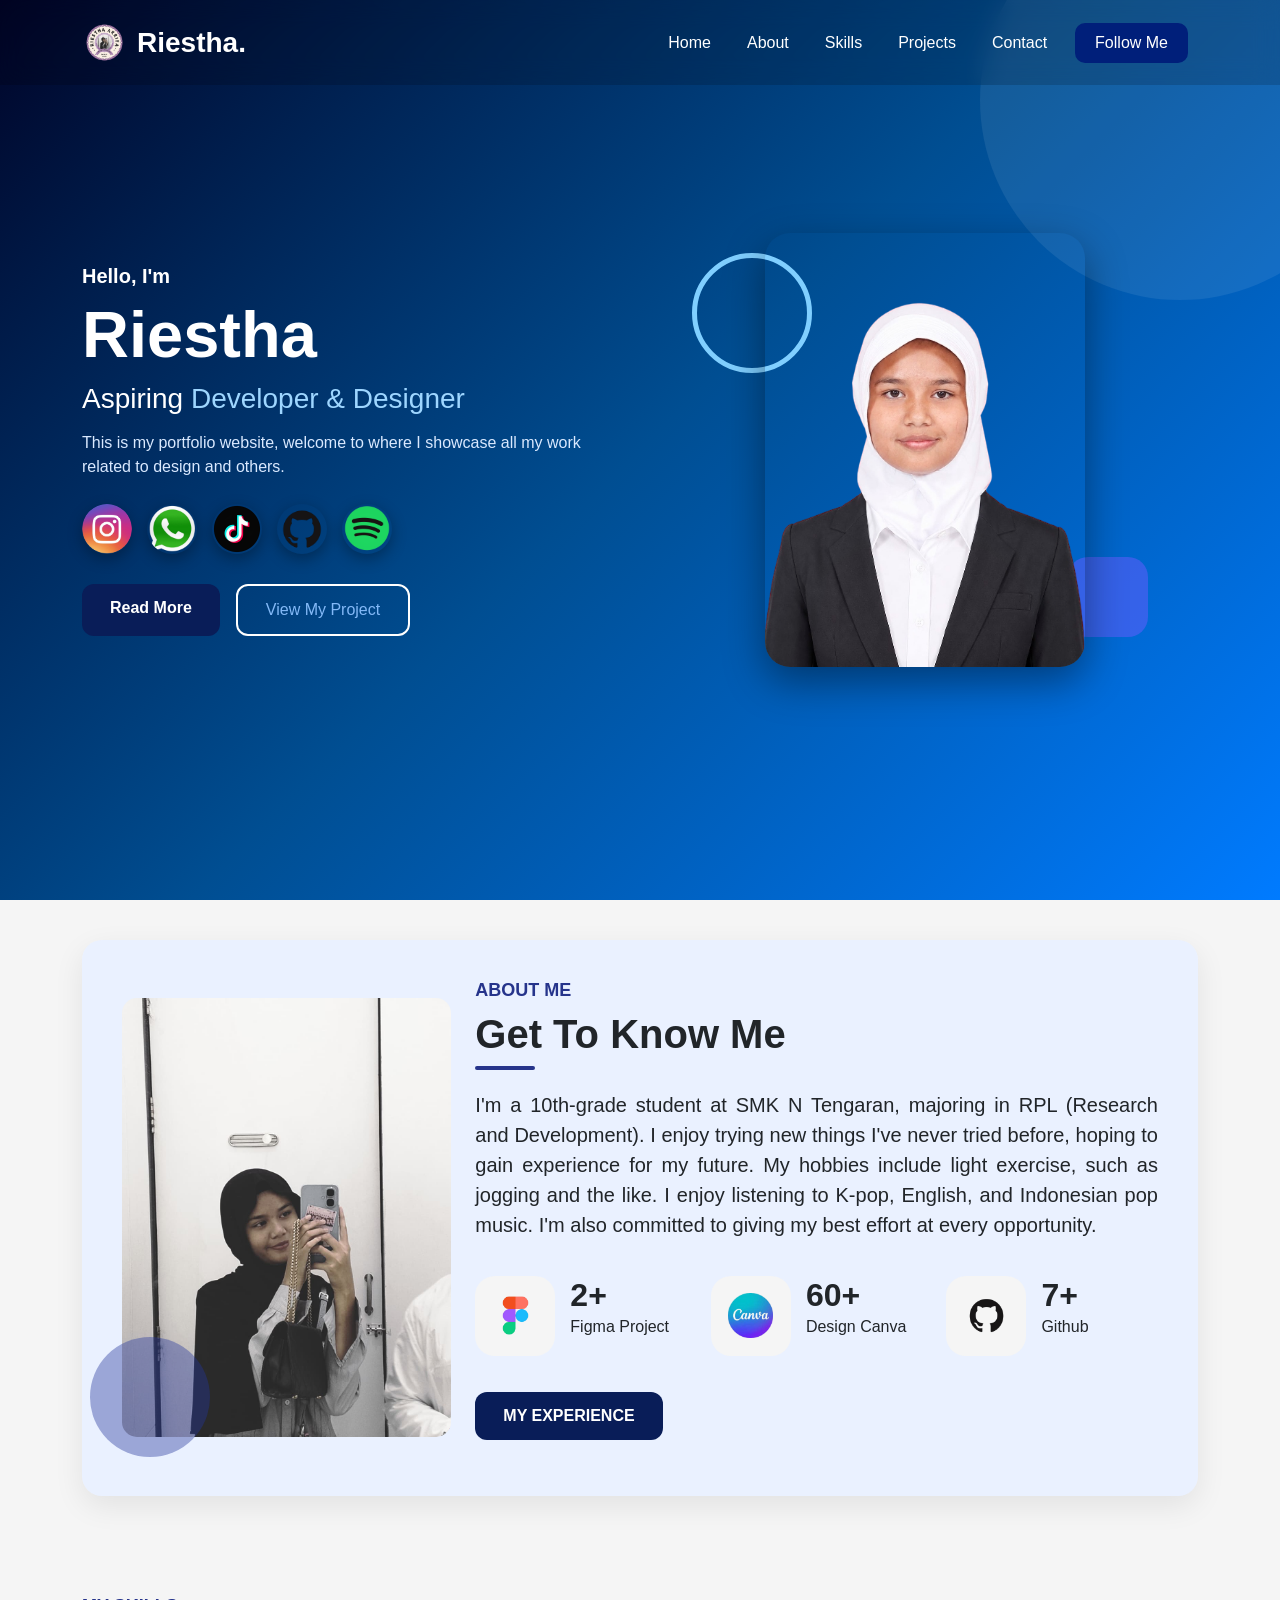
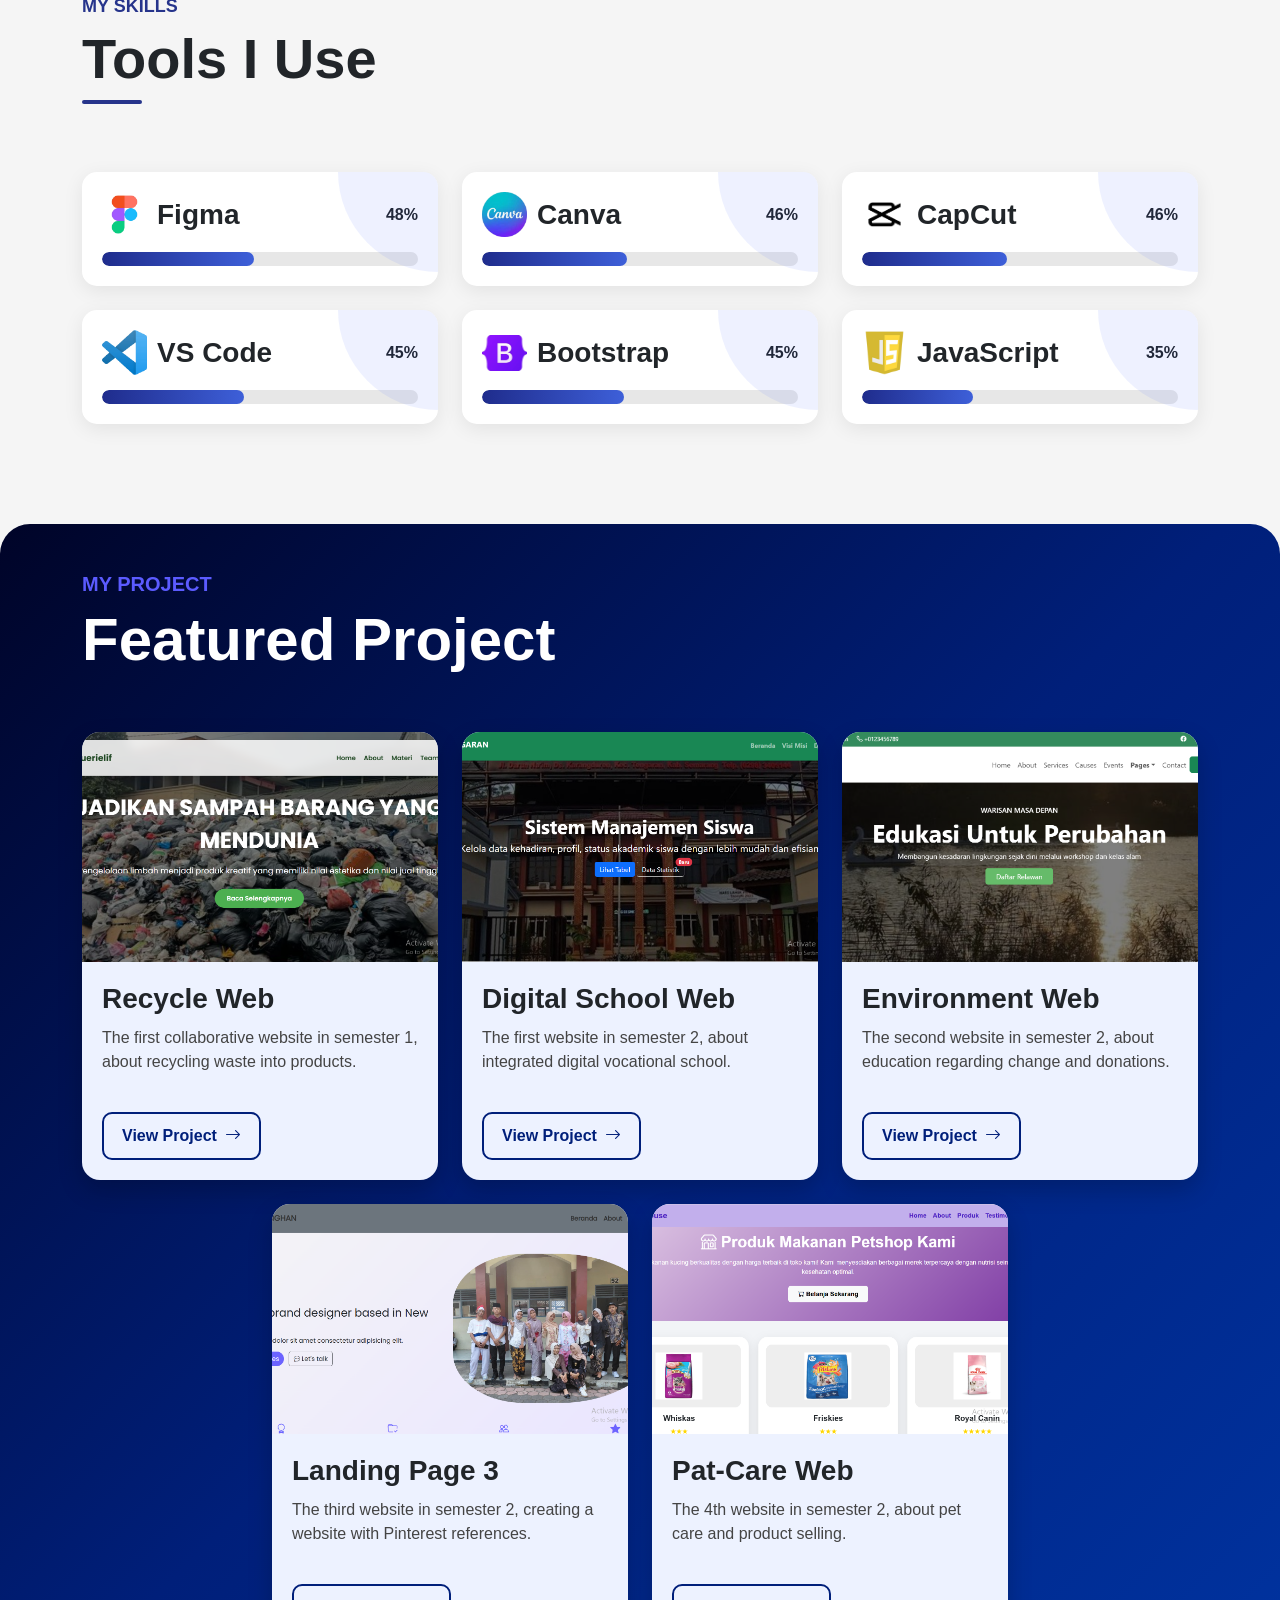
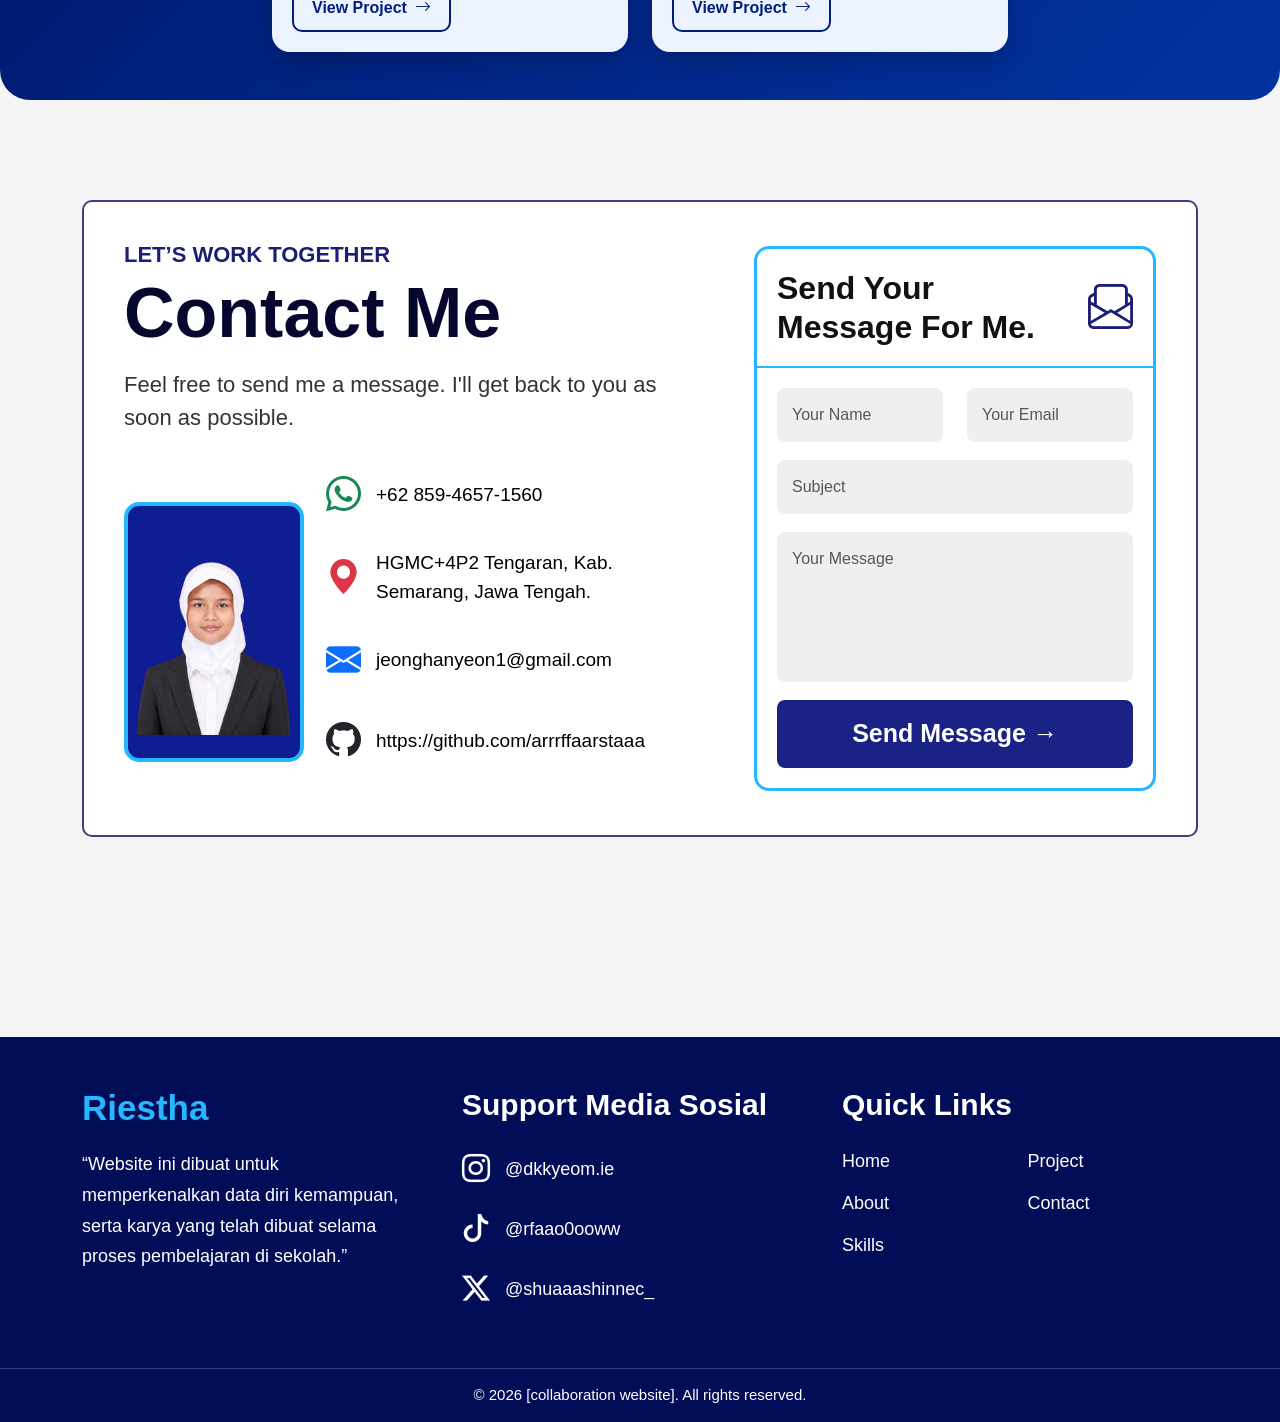
<file: index.html>
<!DOCTYPE html>
<html lang="en">
<head>
    <meta charset="UTF-8">
    <meta name="viewport" content="width=device-width, initial-scale=1.0">
    <title>Portofolio Riestha</title>

    <!-- Bootstrap -->
  <link href="https://cdn.jsdelivr.net/npm/bootstrap@5.3.3/dist/css/bootstrap.min.css" rel="stylesheet">

  <!-- Bootstrap Icon -->
  <link rel="stylesheet"
    href="https://cdn.jsdelivr.net/npm/bootstrap-icons@1.11.3/font/bootstrap-icons.min.css">

  <!-- AOS Animation -->
  <link href="https://unpkg.com/aos@2.3.4/dist/aos.css" rel="stylesheet">
  
  <!--eksternal css-->
  <link rel="stylesheet" href="style.css">


</head>
<body>
    
    <nav class="navbar navbar-expand-lg fixed-top">

    <div class="container">
      <a class="navbar-brand" href="#">

        <img src="logo me.png" alt="logo">

        Riestha.

      </a>

      <button class="navbar-toggler bg-light"
        type="button"
        data-bs-toggle="collapse"
        data-bs-target="#navbarNav">

        <span class="navbar-toggler-icon"></span>

      </button>

      <div class="collapse navbar-collapse" id="navbarNav">

        <ul class="navbar-nav ms-auto align-items-center">

          <li class="nav-item">
            <a class="nav-link" href="#home">Home</a>
          </li>
          <li class="nav-item">
            <a class="nav-link" href="#about">About</a>
          </li>
          <li class="nav-item">
            <a class="nav-link" href="#skills">Skills</a>
          </li>
          <li class="nav-item">
            <a class="nav-link" href="#project">Projects</a>
          </li>
          <li class="nav-item">
            <a class="nav-link" href="#contact">Contact</a>
          </li>
          <li class="nav-item">
            <a class="nav-link contact-btn" href="#follow">Follow Me</a>
          </li>

        </ul>

      </div>

    </div>

  </nav>


  <section class="hero" id="home">

    <div class="container">

      <div class="row align-items-center">

        <!-- TEXT -->
        <div class="col-lg-6 hero-text" data-aos="fade-right">
            
          <h5><b>Hello, I'm</b></h5>

          <h1>Riestha</h1>

          <h3>
            Aspiring
            <span>Developer & Designer</span>
          </h3>

          <p>
            This is my portfolio website, 
            welcome to where I showcase all my work related to design and others.
          </p>

          <div class="social-media">

            <a href="https://instagram.com/dkkyeom.ie"
              target="_blank">
              <img src="ig.png" alt="instagram">
            </a>

            <a href="https://wa.me/+62 859-4657-1560"
              target="_blank">
              <img src="wa.png" alt="whatsapp">
            </a>

            <a href="https://tiktok.com/rfaao0ooww"
              target="_blank">
              <img src="tt.png" alt="tiktok">
            </a>

            <a href="https://github.com/https://github.com/arrrffaarstaaa"
              target="_blank">
              <img src="github.png" alt="github">
             </a>

            <a href="https://spotify.com/"
              target="_blank">
              <img src="sptfy.png" alt="github">

            </a>

          </div>

    <div class="d-flex gap-3 flex-wrap">

      <a href="#about" class="btn btn-custom">
      Read More
      </a>

      <a href="#project" class="btn btn-outline-custom">
      View My Project
      </a>

      </div>

      </div>

        
        <div class="col-lg-6">

          <div class="hero-image" data-aos="zoom-in">

            
            <div class="circle1"></div>
            <div class="circle2"></div>

            <img src="meeee.png" alt="foto">

          </div>

        </div>

      </div>

    </div>

  </section>

    <div class="top-bg"></div>

  <div class="container" id="about">

    <div class="about-box" data-aos="zoom-in">
    <div class="row align-items-center">

        <div class="col-lg-4 mb-4 mb-lg-0 position-relative">
          <img src="riss.jpg" class="profile-img" alt="Profile">
          <div class="circle"></div>

        </div>

        
      <div class="col-lg-8 fade-up">

          <h5 class="title-small">ABOUT ME</h5>

          <h1 class="fw-bold">Get To Know Me</h1>

          <div class="line"></div>

          <p style="font-size: 20px; text-align: justify; ">
            I'm a 10th-grade student at SMK N Tengaran, majoring in RPL (Research and Development). I enjoy trying new things I've never tried before, hoping to gain experience for my future. My hobbies include light exercise, such as jogging and the like. I enjoy listening to K-pop, English, and Indonesian pop music. I'm also committed to giving my best effort at every opportunity.
          </p>

          <div class="row">

            <div class="col-md-4">
              <div class="counter-box">

                <div class="icon-box" href="">
                    <img src="fg.png" alt="">
                </div>

                <div>
                  <h2>2+</h2>
                  <p>Figma Project</p>
                </div>

              </div>
            </div>

            <div class="col-md-4">
              <div class="counter-box">

                <div class="icon-box">
                    <img src="canva.png" alt="">
                </div>

                <div>
                  <h2>60+</h2>
                  <p>Design Canva</p>
                </div>

              </div>
            </div>

            <div class="col-md-4">
              <div class="counter-box">

                <div class="icon-box">
                    <img src="github.png" alt="">
                </div>

                <div>
                  <h2>7+</h2>
                  <p>Github</p>
                </div>

              </div>
            </div>
            
            <br>

          <p>
            <div class="d-flex gap-3 flex-wrap">

       <a href="recount.html" class="btn btn-custom" style="margin-top: 20PX;" target="_blank">
      MY EXPERIENCE
      </a>
      </div>
          </p>

          </div>

        </div>

      </div>

    </div>

    
    <section class="skills-section" id="skills">

      <div class="row mb-5">

        <div class="col-lg-4">

          <h5 class="title-small">MY SKILLS</h5>

          <h1 class="fw-bold display-4">Tools I Use</h1>

          <div class="line"></div>

        </div>

      </div>

      <div class="row g-4">

        <div class="col-md-6 col-lg-4">
          <div class="skill-card" data-aos="fade-up">

            <div class="skill-top">

              <div class="skill-name">
                <img src="fg.png">
                Figma
              </div>

              <span class="percent" data-target="80">0%</span>

            </div>

            <div class="progress">
              <div class="progress-bar" data-width="80"></div>
            </div>

          </div>
        </div>

        <!-- CANVA -->
        <div class="col-md-6 col-lg-4">
          <div class="skill-card" data-aos="fade-up" data-aos-delay="100">

            <div class="skill-top">

              <div class="skill-name">
                <img src="canva.png">
                Canva
              </div>

              <span class="percent" data-target="90">0%</span>

            </div>

            <div class="progress">
              <div class="progress-bar" data-width="90"></div>
            </div>

          </div>
        </div>

        <div class="col-md-6 col-lg-4">
          <div class="skill-card" data-aos="fade-up" data-aos-delay="200">

            <div class="skill-top">

              <div class="skill-name">
                <img src="capcut.png">
                CapCut
              </div>

              <span class="percent" data-target="90">0%</span>

            </div>

            <div class="progress">
              <div class="progress-bar" data-width="90"></div>
            </div>

          </div>
        </div>

        <div class="col-md-6 col-lg-4">
          <div class="skill-card" data-aos="fade-up">

            <div class="skill-top">

              <div class="skill-name">
                <img src="vsc.png">
                VS Code
              </div>

              <span class="percent" data-target="80">0%</span>

            </div>

            <div class="progress">
              <div class="progress-bar" data-width="80"></div>
            </div>

          </div>
        </div>

        <div class="col-md-6 col-lg-4">
          <div class="skill-card" data-aos="fade-up" data-aos-delay="100">

            <div class="skill-top">

              <div class="skill-name">
                <img src="boostrap.png">
                Bootstrap
              </div>

              <span class="percent" data-target="85">0%</span>

            </div>

            <div class="progress">
              <div class="progress-bar" data-width="85"></div>
            </div>

          </div>
        </div>

        <div class="col-md-6 col-lg-4">
          <div class="skill-card" data-aos="fade-up" data-aos-delay="200">

            <div class="skill-top">

              <div class="skill-name">
                <img src="js.png">
                JavaScript
              </div>

              <span class="percent" data-target="35">0%</span>

            </div>

            <div class="progress">
              <div class="progress-bar" data-width="35"></div>
            </div>

          </div>
        </div>

      </div>

    </section>

  </div>

  
<section class="project-section py-5" id="project">

  <div class="container">

    <div class="d-flex justify-content-between align-items-center flex-wrap mb-5">

      <div>
        <h5 class="project-small">MY PROJECT</h5>
        <h1 class="project-title">Featured Project</h1>
      </div>

    </div>

    <div class="row g-4 justify-content-center">

      <div class="col-md-6 col-lg-4">
        <div class="project-card">

          <img src="p1.png" class="project-img">

          <div class="project-content">

            <h3>Recycle Web</h3>

            <p>
              The first collaborative website in semester 1,
              about recycling waste into products.
            </p>

            <a href="https://arrrffaarstaaa.github.io/Landing-Page-Kolaborasi1/" 
            target="_blank"
            class="project-btn">
              View Project
              <i class="bi bi-arrow-right"></i>
            </a>

          </div>

        </div>
      </div>

      <div class="col-md-6 col-lg-4">
        <div class="project-card">

          <img src="p2.png" class="project-img">

          <div class="project-content">

            <h3>Digital School Web</h3>

            <p>
              The first website in semester 2,
              about integrated digital vocational school.
            </p>

            <a href="https://arrrffaarstaaa.github.io/Landing-Page-Sekolah/" 
            target="_blank"
            class="project-btn">
              View Project
              <i class="bi bi-arrow-right"></i>
            </a>

          </div>

        </div>
      </div>

      <div class="col-md-6 col-lg-4">
        <div class="project-card">

          <img src="p3.png" class="project-img">

          <div class="project-content">

            <h3>Environment Web</h3>

            <p>
              The second website in semester 2,
              about education regarding change and donations.
            </p>

            <a href="https://arrrffaarstaaa.github.io/Landing-Page-Environment/" 
            target="_blank"
            class="project-btn">
              View Project
              <i class="bi bi-arrow-right"></i>
            </a>

          </div>

        </div>
      </div>

      <div class="col-md-6 col-lg-4" id="#project2">
        <div class="project-card">

          <img src="p4.png" class="project-img">

          <div class="project-content">

            <h3>Landing Page 3</h3>

            <p>
              The third website in semester 2,
              creating a website with Pinterest references.
            </p>

            <a href="https://arrrffaarstaaa.github.io/tugas4/" 
            target="_blank"
            class="project-btn">
              View Project
              <i class="bi bi-arrow-right"></i>
            </a>

          </div>

        </div>
      </div>

      <div class="col-md-6 col-lg-4">
        <div class="project-card">

          <img src="p5.png" class="project-img">

          <div class="project-content">

            <h3>Pat-Care Web</h3>

            <p>
              The 4th website in semester 2,
              about pet care and product selling.
            </p>

            <a href="https://arrrffaarstaaa.github.io/tugas-5-petcare-kelompok-6/" 
            target="_blank"
            class="project-btn">
              View Project
              <i class="bi bi-arrow-right"></i>
            </a>

          </div>

        </div>
      </div>

    </div>

  </div>

</section>

  <section class="contact-section" id="contact">

  <div class="container">

    <div class="contact-wrapper">

      <div class="row g-5 align-items-center">

        <div class="col-lg-7">

          <h5 class="contact-subtitle">
            LET’S WORK TOGETHER
          </h5>

          <h1 class="contact-title">
            Contact Me
          </h1>

          <p class="contact-desc">
            Feel free to send me a message.
            I'll get back to you as soon as possible.
          </p>

          <div class="row align-items-center">

            <div class="col-md-4">

              <div class="photo-card">

                <img src="meeee.png" alt="foto">

              </div>

            </div>

            <div class="col-md-8">

              <div class="contact-item">

                <i class="bi bi-whatsapp text-success"></i>

                <a href="https://wa.me/6285946571560" target="_blank">
                  +62 859-4657-1560
                </a>

              </div>

              <div class="contact-item">

                <i class="bi bi-geo-alt-fill text-danger"></i>

                <a href="https://maps.google.com/?q=Tengaran+Semarang" target="_blank">
                  HGMC+4P2 Tengaran, Kab. Semarang, Jawa Tengah.
                </a>

              </div>

              <div class="contact-item">

                <i class="bi bi-envelope-fill text-primary"></i>

                <a href="mailto:jeonghanyeon1@gmail.com">
                  jeonghanyeon1@gmail.com
                </a>

              </div>

              <div class="contact-item">

                <i class="bi bi-github"></i>

                <a href="https://github.com/arrrffaarstaaa" target="_blank">
                  https://github.com/arrrffaarstaaa
                </a>

              </div>

            </div>

          </div>

        </div>

        <div class="col-lg-5">

          <form
          action="https://formsubmit.co/jeonghanyeon1@gmail.com"
          method="POST"
          class="message-box">

          <input type="hidden" name="_captcha" value="false">
          <input type="hidden" name="_template" value="table">


            <div class="message-header">

              <h3>
                Send Your Message For Me.
              </h3>

              <i class="bi bi-envelope-paper"></i>

            </div>

            <div class="message-body">

              <div class="row">

                <div class="col-md-6">

                  <input type="text"
                  name="name"
                  class="form-control custom-input"
                  placeholder="Your Name"
                  required>

                </div>

                <div class="col-md-6">

                  <input type="email"
                  name="email"
                  class="form-control custom-input"
                  placeholder="Your Email"
                  required>

                </div>

              </div>

              <input type="text"
              name="subject"
              class="form-control custom-input"
              placeholder="Subject"
              required>

              <textarea
              rows="5"
              name="message"
              class="form-control custom-input"
              placeholder="Your Message"
              required></textarea>

              <button type="submit" class="send-btn">
                Send Message →
              </button>

            </div>

          </form>

        </div>

      </div>

    </div>

  </div>

</section>

<footer class="footer-section" id="follow">

  <div class="container">

    <div class="row gy-4">

      <div class="col-lg-4">

        <h2 class="footer-logo">Riestha</h2>

        <p class="footer-desc">
          “Website ini dibuat untuk memperkenalkan data diri kemampuan,
          serta karya yang telah dibuat selama proses pembelajaran di sekolah.”
        </p>

      </div>

      <div class="col-lg-4">

        <h3 class="footer-title">
          Support Media Sosial
        </h3>

        <div class="social-item">

          <i class="bi bi-instagram"></i>

          <a href="https://instagram.com/dkkyeom.ie" target="_blank">
            @dkkyeom.ie
          </a>

        </div>

        <div class="social-item">

          <i class="bi bi-tiktok"></i>

          <a href="https://tiktok.com/rfaao0ooww" target="_blank">
            @rfaao0ooww
          </a>

        </div>

        <div class="social-item">

          <i class="bi bi-twitter-x"></i>

          <a href="https://twitter.com/shuaaashinnec_" target="_blank">
            @shuaaashinnec_
          </a>

        </div>

      </div>

      <div class="col-lg-4">

        <h3 class="footer-title">
          Quick Links
        </h3>

        <div class="footer-links">

          <a href="#home">Home</a>
          <a href="#project">Project</a>
          <a href="#about">About</a>
          <a href="#contact">Contact</a>
          <a href="#skills">Skills</a>

        </div>

      </div>

    </div>

  </div>

  <div class="footer-bottom">

    © 2026 [collaboration website]. All rights reserved.

  </div>

</footer>

  <!-- Bootstrap JS -->
  <script src="https://cdn.jsdelivr.net/npm/bootstrap@5.3.3/dist/js/bootstrap.bundle.min.js"></script>

  <!-- AOS -->
  <script src="https://unpkg.com/aos@2.3.4/dist/aos.js"></script>

  <script>

    AOS.init({
      duration:1000,
      once:true
    });

  </script>

  <script src="https://unpkg.com/aos@2.3.4/dist/aos.js"></script>

    <script src="script.js"></script>

</body>
</html>
</file>
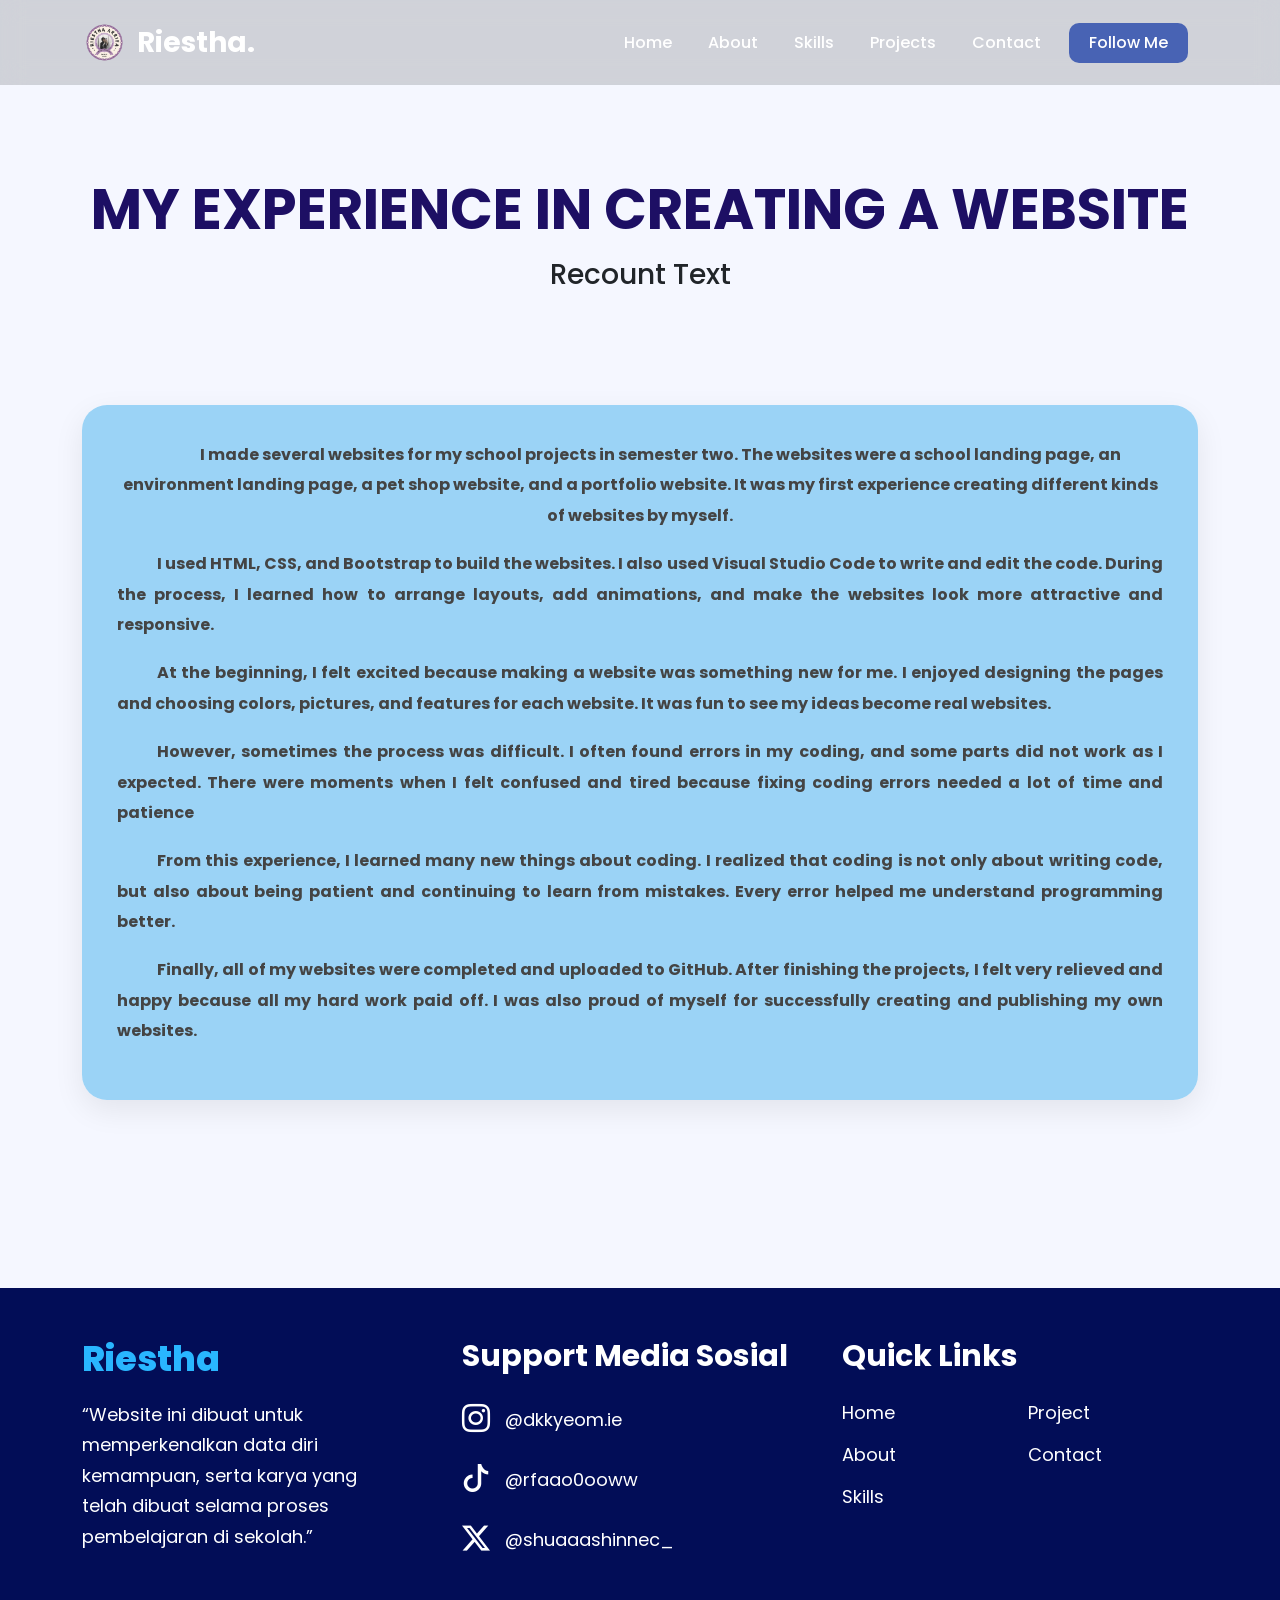
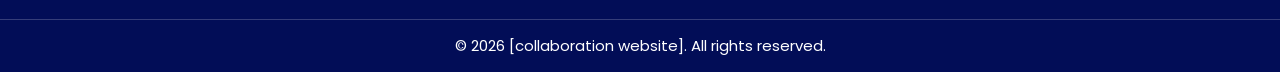
<file: recount.html>
<!DOCTYPE html>
<html lang="id">
<head>
  <meta charset="UTF-8">
  <meta name="viewport" content="width=device-width, initial-scale=1.0">
  <title>EXPERIENCE</title>

  <!-- Bootstrap -->
  <link href="https://cdn.jsdelivr.net/npm/bootstrap@5.3.3/dist/css/bootstrap.min.css" rel="stylesheet">

  <!-- Google Font -->
  <link href="https://fonts.googleapis.com/css2?family=Poppins:wght@300;400;500;600;700&display=swap" rel="stylesheet">

  <!-- Icons -->
  <link rel="stylesheet" href="https://cdn.jsdelivr.net/npm/bootstrap-icons@1.11.3/font/bootstrap-icons.min.css">

  <!--eksternal css-->
  <link rel="stylesheet" href="restyle.css">

  
</head>
<body>

  <!-- ================= NAVBAR ================= -->

    <nav class="navbar navbar-expand-lg fixed-top">

    <div class="container">
      <a class="navbar-brand" href="#">

        <img src="logo me.png" alt="logo">

        Riestha.

      </a>

      <button class="navbar-toggler bg-light"
        type="button"
        data-bs-toggle="collapse"
        data-bs-target="#navbarNav">

        <span class="navbar-toggler-icon"></span>

      </button>

      <div class="collapse navbar-collapse" id="navbarNav">

        <ul class="navbar-nav ms-auto align-items-center">

          <li class="nav-item">
            <a class="nav-link" href="index.html#home">Home</a>
          </li>
          <li class="nav-item">
            <a class="nav-link" href="index.html#about">About</a>
          </li>
          <li class="nav-item">
            <a class="nav-link" href="index.html#about">Skills</a>
          </li>
          <li class="nav-item">
            <a class="nav-link" href="index.html#project">Projects</a>
          </li>
          <li class="nav-item">
            <a class="nav-link" href="index.html#contact">Contact</a>
          </li>
          <li class="nav-item">
            <a class="nav-link contact-btn" href="#follow">Follow Me</a>
          </li>

        </ul>

      </div>

    </div>

  </nav>

  <!-- ================= HERO ================= -->

  <section class="hero" id="home">

    <div class="hero-content">

      <h1>MY EXPERIENCE IN CREATING A WEBSITE</h1>

      <h3>Recount Text</h3>

    </div>

  </section>

  <!-- ================= CONTENT ================= -->

  <div class="container pb-5" id="observasi">
      
    <div class="card-observasi" style="text-indent: 40px;">

      <p style="text-align: center; line-height: 1,8;">
        <b>
        I made several websites for my school projects in semester two. The websites were a school landing page, an environment landing page, a pet shop website, and a portfolio website. It was my first experience creating different kinds of websites by myself.
        </b>
      </p>

      <p>
        <b>
        I used HTML, CSS, and Bootstrap to build the websites. I also used Visual Studio Code to write and edit the code. During the process, I learned how to arrange layouts, add animations, and make the websites look more attractive and responsive.
        </b>
      </p>

      <p>
        <b>
        At the beginning, I felt excited because making a website was something new for me. I enjoyed designing the pages and choosing colors, pictures, and features for each website. It was fun to see my ideas become real websites.
        </b>
      </p>

      <p>
        <b>
        However, sometimes the process was difficult. I often found errors in my coding, and some parts did not work as I expected. There were moments when I felt confused and tired because fixing coding errors needed a lot of time and patience
        </b>
      </p>

      <p>
        <b>
        From this experience, I learned many new things about coding. I realized that coding is not only about writing code, but also about being patient and continuing to learn from mistakes. Every error helped me understand programming better.
        </b>
      </p>

      <p>
        <b>
        Finally, all of my websites were completed and uploaded to GitHub. After finishing the projects, I felt very relieved and happy because all my hard work paid off. I was also proud of myself for successfully creating and publishing my own websites.
        </b>
      </p>

    </div>

  </div>

 <footer class="footer-section" id="follow">

  <div class="container">

    <div class="row gy-4">

      <div class="col-lg-4">

        <h2 class="footer-logo">Riestha</h2>

        <p class="footer-desc">
          “Website ini dibuat untuk memperkenalkan data diri kemampuan,
          serta karya yang telah dibuat selama proses pembelajaran di sekolah.”
        </p>

      </div>

      <div class="col-lg-4">

        <h3 class="footer-title">
          Support Media Sosial
        </h3>

        <div class="social-item">

          <i class="bi bi-instagram"></i>

          <a href="https://instagram.com/dkkyeom.ie" target="_blank">
            @dkkyeom.ie
          </a>

        </div>

        <div class="social-item">

          <i class="bi bi-tiktok"></i>

          <a href="https://tiktok.com/rfaao0ooww" target="_blank">
            @rfaao0ooww
          </a>

        </div>

        <div class="social-item">

          <i class="bi bi-twitter-x"></i>

          <a href="https://twitter.com/shuaaashinnec_" target="_blank">
            @shuaaashinnec_
          </a>

        </div>

      </div>

      <div class="col-lg-4">

        <h3 class="footer-title">
          Quick Links
        </h3>

        <div class="footer-links">

          <a href="index.html#home">Home</a>
          <a href="index.html#project">Project</a>
          <a href="index.html#about">About</a>
          <a href="index.html#contact">Contact</a>
          <a href="index.html#skills">Skills</a>

        </div>

      </div>

    </div>

  </div>

  <div class="footer-bottom">

    © 2026 [collaboration website]. All rights reserved.

  </div>

</footer>

  <!-- Bootstrap JS -->
  <script src="https://cdn.jsdelivr.net/npm/bootstrap@5.3.3/dist/js/bootstrap.bundle.min.js"></script>

</body>
</html>
</file>
<file: style.css>
*{
      margin:0;
      padding:0;
      box-sizing:border-box;
      scroll-behavior:smooth;
      font-family:'Poppins',sans-serif;
    }

    body{
      background:#f5f7ff;
      overflow-x:hidden;
    }

    /* NAVBAR*/

    .navbar{
      background:rgba(0,0,0,0.15);
      backdrop-filter:blur(12px);
      padding:15px 0;
      transition:0.4s;
    }

    .navbar-brand{
      display:flex;
      align-items:center;
      gap:10px;
      color:white !important;
      font-size:28px;
      font-weight:700;
    }

    .navbar-brand img{
      width:45px;
      height:45px;
      object-fit:cover;
      border-radius:50%;
    }

    .nav-link{
      color:white !important;
      margin:0 10px;
      position:relative;
      font-weight:500;
    }

    .nav-link::after{
      content:'';
      position:absolute;
      left:0;
      bottom:-5px;
      width:0%;
      height:2px;
      background:white;
      transition:0.4s;
    }

    .nav-link:hover::after{
      width:100%;
    }

    .contact-btn{
      background:#001f7a;
      color: white !important;
      border-radius:10px;
      padding:8px 20px !important;
    }

    /* HERO*/

    .hero{
      min-height:100vh;
      background:linear-gradient(135deg,#000428,#004e92,#007bff);
      display:flex;
      align-items:center;
      color:white;
      position:relative;
      overflow:hidden;
    }

    .hero::before{
      content:'';
      position:absolute;
      width:400px;
      height:400px;
      background:rgba(255,255,255,0.08);
      border-radius:50%;
      top:-100px;
      right:-100px;
      animation:float 6s ease-in-out infinite;
    }

    @keyframes float{
      0%{
        transform:translateY(0px);
      }
      50%{
        transform:translateY(20px);
      }
      100%{
        transform:translateY(0px);
      }
    }

    .hero-text h1{
      font-size:65px;
      font-weight:700;
    }

    .hero-text span{
      color:#9ed6ff;
    }

    .hero-text p{
      margin-top:15px;
      color:#d9e9ff;
    }

    /* SOCIAL MEDIA IMAGE*/

    .social-media{
      display:flex;
      gap:15px;
      margin-top:25px;
      margin-bottom:30px;
    }

    .social-media a img{
      width:50px;
      height:50px;
      object-fit:cover;
      border-radius:50%;
      transition:0.4s;
      box-shadow:0 5px 15px rgba(0,0,0,0.3);
    }

    .social-media a img:hover{
      transform:translateY(-8px) scale(1.1);
    }

    /* BUTTON */

    .btn-custom{
      background:#091d58;
      color:white;
      border:none;
      padding:12px 28px;
      border-radius:12px;
      font-weight:600;
      transition:0.4s;
    }

    .btn-custom:hover{
      transform:translateY(-5px);
      background:#dcecff;
    }

    .btn-outline-custom{
      border:2px solid white;
      color: rgb(131, 185, 247);
      padding:12px 28px;
      border-radius:12px;
      transition:0.4s;
    }

    .btn-outline-custom:hover{
      background:white;
      color:#00338d;
    }

    /*  HERO IMAGE*/

    .hero-image{
      position:relative;
      display:flex;
      justify-content:center;
      align-items:center;
    }

    .hero-image img{
      width:320px;
      border-radius:25px;
      position:relative;
      z-index:2;
      animation:updown 4s ease-in-out infinite;
      box-shadow:0 15px 40px rgba(0,0,0,0.4);
    }

    @keyframes updown{
      0%{
        transform:translateY(0px);
      }
      50%{
        transform:translateY(-20px);
      }
      100%{
        transform:translateY(0px);
      }
    }

    /* ANIMATION CIRCLE */

    .circle1{
      position:absolute;
      width:120px;
      height:120px;
      border:5px solid #80cfff;
      border-radius:50%;
      top:20px;
      left:40px;
      animation:rotate 10s linear infinite;
    }

    .circle2{
      position:absolute;
      width:80px;
      height:80px;
      background:#6a5cff;
      border-radius:20px;
      bottom:30px;
      right:50px;
      opacity:0.5;
      animation:rotate 8s linear infinite;
    }

    @keyframes rotate{
      from{
        transform:rotate(0deg);
      }
      to{
        transform:rotate(360deg);
      }
    }

    body{
      background: #f5f5f5;
      font-family: Arial, Helvetica, sans-serif;
      overflow-x: hidden;
    }


    /* ABOUT */
    .about-box{
      background: #eaf1ff;
      border-radius: 20px;
      padding: 40px;
      margin-top: 40px;
      position: relative;
      overflow: hidden;
      box-shadow: 0 10px 30px rgba(0,0,0,0.08);
    }

    .profile-img{
      width: 100%;
      border-radius: 15px;
      object-fit: cover;
      transition: 0.5s;
    }

    .profile-img:hover{
      transform: scale(1.03);
    }

    .circle{
      width: 120px;
      height: 120px;
      background: rgba(37, 53, 155, 0.4);
      border-radius: 50%;
      position: absolute;
      bottom: -20px;
      left: -20px;
      animation: float 3s ease-in-out infinite;
    }

    @keyframes float{
      0%{
        transform: translateY(0);
      }
      50%{
        transform: translateY(-10px);
      }
      100%{
        transform: translateY(0);
      }
    }

    .title-small{
      color: #26348b;
      font-weight: bold;
      font-size: 18px;
    }

    .line{
      width: 60px;
      height: 4px;
      background: #26348b;
      border-radius: 20px;
      margin-bottom: 20px;
    }

    .counter-box{
      display: flex;
      align-items: center;
      gap: 15px;
      margin-top: 20px;
      transition: 0.4s;
    }

    .counter-box:hover{
      transform: translateY(-5px);
    }

    .icon-box{
      width: 70px;
      height: 70px;
      background: #dcdcdc;
      border-radius: 10px;
    }

    .counter-box h2{
      font-weight: bold;
      margin: 0;
    }

    .icon-box{
    width: 80px;
    height: 80px;
    background: #f5f5f5;
    border-radius: 20px;

    display: flex;
    justify-content: center;
    align-items: center;
}

.icon-box img{
    width: 45px;
    height: 45px;
    object-fit: contain;
}

.btn-outline-custom:hover{
      background:white;
      color:#00338d;
    }

    /* SKILLS */
    .skills-section{
      margin-top: 100px;
      margin-bottom: 80px;
    }

    /* SKILL CARD */
    .skill-card{
      background: white;
      border-radius: 15px;
      padding: 20px;
      box-shadow: 0 5px 20px rgba(0,0,0,0.08);
      transition: all 0.4s ease;
      position: relative;
      overflow: hidden;
    }

    /* Glow Animation */
    .skill-card::before{
      content: "";
      position: absolute;
      width: 200px;
      height: 200px;
      background: rgba(45, 85, 255, 0.08);
      border-radius: 50%;
      top: -100px;
      right: -100px;
      transition: 0.5s;
    }

    .skill-card:hover::before{
      transform: scale(1.5);
    }

    /* Hover Effect */
    .skill-card:hover{
      transform: translateY(-12px) scale(1.03);
      box-shadow: 0 15px 30px rgba(0,0,0,0.15);
    }

    .skill-top{
      display: flex;
      justify-content: space-between;
      align-items: center;
      margin-bottom: 15px;
    }

    .skill-name{
      display: flex;
      align-items: center;
      font-size: 28px;
      font-weight: bold;
    }

    /* Logo Animation */
    .skill-name img{
      width: 45px;
      height: 45px;
      object-fit: contain;
      margin-right: 10px;
      transition: 0.5s;
    }

    .skill-card:hover img{
      transform: rotate(10deg) scale(1.15);
    }

    /* Progress */
    .progress{
      height: 14px;
      border-radius: 20px;
      overflow: hidden;
      background: #e7e7e7;
    }

    .progress-bar{
      width: 0;
      border-radius: 20px;
      background: linear-gradient(
        90deg,
        #1f2c8c,
        #4d79ff,
        #1f2c8c
      );
      background-size: 300% 100%;
      animation: gradientMove 2s linear infinite;
      transition: width 3s ease;
    }

    @keyframes gradientMove{
      0%{
        background-position: 0% 50%;
      }
      100%{
        background-position: 100% 50%;
      }
    }

    /* Percent Animation */
    .percent{
      font-weight: bold;
      animation: pulse 1.5s infinite;
    }

    @keyframes pulse{
      0%{
        transform: scale(1);
      }
      50%{
        transform: scale(1.1);
      }
      100%{
        transform: scale(1);
      }
    }

    /* Fade Animation */
    .fade-up{
      animation: fadeUp 1s ease;
    }

    @keyframes fadeUp{
      from{
        opacity: 0;
        transform: translateY(30px);
      }
      to{
        opacity: 1;
        transform: translateY(0);
      }
    }

    /* PROJECT SECTION */
.project-section{
  background: linear-gradient(
    135deg,
    #000428,
    #001f7a,
    #0033a0
  );
  padding-top: 100px;
  padding-bottom: 100px;
  border-radius: 30px;
  margin-top: 100px;
  position: relative;
  overflow: hidden;
}

.project-small{
  color: #5b5bff;
  font-weight: bold;
  font-size: 20px;
}

.project-title{
  color: white;
  font-size: 60px;
  font-weight: bold;
}

.view-project{
  color: #6b6bff;
  text-decoration: none;
  font-size: 28px;
  font-weight: 600;
  transition: 0.4s;
}

.view-project:hover{
  color: white;
  transform: translateX(8px);
}

.project-card{
  background: #edf2ff;
  border-radius: 18px;
  overflow: hidden;
  transition: 0.5s;
  box-shadow: 0 10px 25px rgba(0,0,0,0.2);
}

.project-card:hover{
  transform: translateY(-12px);
}

.project-img{
  width: 100%;
  height: 230px;
  object-fit: cover;
}

.project-content{
  padding: 20px;
}

.project-content h3{
  font-weight: bold;
  margin-bottom: 10px;
}

.project-content p{
  color: #444;
  min-height: 70px;
}

.project-btn{
  display: inline-flex;
  align-items: center;
  gap: 8px;
  padding: 10px 18px;
  border: 2px solid #001f7a;
  border-radius: 10px;
  text-decoration: none;
  color: #001f7a;
  font-weight: 600;
  transition: 0.4s;
}

.project-btn:hover{
  background: #001f7a;
  color: white;
}

/* RESPONSIVE */
@media(max-width:768px){

  .project-title{
    font-size: 40px;
  }

  .view-project{
    font-size: 20px;
    margin-top: 15px;
  }

}

/* CONTACT */
.contact-section{
    padding: 100px 0;
    background: #f4f4f4;
}

.contact-wrapper{
    background: #fff;
    border: 2px solid #3d3d85;
    border-radius: 10px;
    padding: 40px;
}

.contact-subtitle{
    color: #1c1f73;
    font-weight: 700;
    font-size: 22px;
    margin-bottom: 10px;
}

.contact-title{
    font-size: 70px;
    font-weight: 800;
    color: #06062e;
    line-height: 1;
}

.contact-desc{
    font-size: 22px;
    color: #333;
    margin-top: 20px;
    margin-bottom: 35px;
}

/* FOTO */
.photo-card{
    width: 180px;
    height: 260px;

    background: #0e1d92;
    border: 4px solid #23b7ff;
    border-radius: 15px;

    overflow: hidden;

    display: flex;
    justify-content: center;
    align-items: end;

    padding: 10px;
}

.photo-card img{
    width: 100%;
    height: 100%;
    object-fit: contain;
}

/* CONTACT ITEM */
.contact-item{
    display: flex;
    align-items: center;
    gap: 15px;

    margin-bottom: 28px;
}

.contact-item i{
    font-size: 35px;
}

.contact-item a{
    text-decoration: none;
    color: black;
    font-size: 19px;
    font-weight: 500;
}

.contact-item a:hover{
    color: #0e1d92;
}

/* FORM */
.message-box{
    border: 3px solid #23b7ff;
    border-radius: 15px;
    overflow: hidden;
    background: white;
}

.message-header{
    border-bottom: 2px solid #23b7ff;

    padding: 20px;

    display: flex;
    justify-content: space-between;
    align-items: center;
}

.message-header h3{
    font-size: 32px;
    font-weight: 700;
    color: #111;
    margin: 0;

    width: 80%;
}

.message-header i{
    font-size: 45px;
    color: #1c1f73;
}

.message-body{
    padding: 20px;
}

.custom-input{
    border: none !important;
    background: #efefef !important;

    padding: 15px !important;
    border-radius: 8px !important;

    margin-bottom: 18px;

    box-shadow: none !important;
}

textarea{
    resize: none;
}

.send-btn{
    width: 100%;
    border: none;

    background: #1a2385;
    color: white;

    padding: 15px;
    border-radius: 8px;

    font-size: 25px;
    font-weight: 700;

    transition: 0.3s;
}

.send-btn:hover{
    background: #09115d;
}

/* RESPONSIVE */
@media(max-width: 991px){

    .contact-title{
        font-size: 50px;
    }

    .photo-card{
        margin-bottom: 30px;
    }

}

@media(max-width: 576px){

    .contact-wrapper{
        padding: 20px;
    }

    .contact-title{
        font-size: 40px;
    }

    .message-header h3{
        font-size: 24px;
    }

}

  /* FOOTER */
.footer-section{
    background: #020d57;
    color: white;

    padding-top: 50px;
    margin-top: 100px;
}

.footer-logo{
    color: #29b6ff;
    font-size: 35px;
    font-weight: 800;
    margin-bottom: 20px;
}

.footer-desc{
    font-size: 18px;
    line-height: 1.7;
    width: 90%;
}

.footer-title{
    font-size: 30px;
    font-weight: 700;
    margin-bottom: 25px;
}

/* SOCIAL */
.social-item{
    display: flex;
    align-items: center;
    gap: 15px;

    margin-bottom: 18px;
}

.social-item i{
    font-size: 28px;
}

.social-item a{
    text-decoration: none;
    color: white;
    font-size: 18px;

    transition: 0.3s;
}

.social-item a:hover{
    color: #29b6ff;
}

/* QUICK LINK */
.footer-links{
    display: grid;
    grid-template-columns: repeat(2, 1fr);
    gap: 15px;
}

.footer-links a{
    text-decoration: none;
    color: white;
    font-size: 18px;

    transition: 0.3s;
}

.footer-links a:hover{
    color: #29b6ff;
}

/* COPYRIGHT */
.footer-bottom{
    text-align: center;

    margin-top: 40px;
    padding: 15px;

    border-top: 1px solid rgba(255,255,255,0.2);

    font-size: 15px;
}

/* RESPONSIVE */
@media(max-width: 991px){

    .footer-section{
        text-align: center;
    }

    .footer-desc{
        width: 100%;
    }

    .social-item{
        justify-content: center;
    }

}
</file>
<file: restyle.css>
*{
      margin: 0;
      padding: 0;
      box-sizing: border-box;
      font-family: 'Poppins', sans-serif;
    }

    
    body{
      background:#f5f7ff;
      overflow-x:hidden;
    }

     /* NAVBAR*/

    .navbar{
      background:rgba(0,0,0,0.15);
      backdrop-filter:blur(12px);
      padding:15px 0;
      transition:0.4s;
    }

    .navbar-brand{
      display:flex;
      align-items:center;
      gap:10px;
      color:white !important;
      font-size:28px;
      font-weight:700;
    }

    .navbar-brand img{
      width:45px;
      height:45px;
      object-fit:cover;
      border-radius:50%;
    }

    .nav-link{
      color:white !important;
      margin:0 10px;
      position:relative;
      font-weight:500;
    }

    .nav-link::after{
      content:'';
      position:absolute;
      left:0;
      bottom:-5px;
      width:0%;
      height:2px;
      background:white;
      transition:0.4s;
    }

    .nav-link:hover::after{
      width:100%;
    }

    .contact-btn{
      background:#4863b4;
      color: white !important;
      border-radius:10px;
      padding:8px 20px !important;
    }


    /* ================= HERO ================= */

    .hero{
      min-height: 45vh;
      display: flex;
      align-items: center;
      justify-content: center;
      text-align: center;
      padding: 140px 20px 70px;
    }

    .hero-content h1{
      font-size: 3.5rem;
      font-weight: 700;
      color: #1d0f64;
      margin-bottom: 15px;
      animation: fadeUp 1s ease;
    }

    .hero-content p{
      max-width: 700px;
      margin: auto;
      color: #7c8dde;
      line-height: 1.8;
      animation: fadeUp 1.3s ease;
    }

    /* ================= CARD ================= */

    .card-observasi{
      background: rgba(146, 208, 245, 0.9);
      border-radius: 25px;
      padding: 35px;
      margin-bottom: 40px;
      box-shadow: 0 10px 30px rgba(0,0,0,0.08);
      transition: 0.4s;
      animation: fadeUp 1s ease;
    }

    .card-observasi:hover{
      transform: translateY(-10px);
    }

  .judul{
      text-align: center;
      font-weight: 700;
      color: #201369;
      margin-bottom: 25px;
    }

    .card-observasi p{
      line-height: 1.9;
      margin-bottom: 18px;
      color: #444;
      text-align: justify;
    }

    .icon{
      font-size: 45px;
      color: #4caf50;
      margin-bottom: 15px;
      text-align: center;
    }

    /* FOOTER */
.footer-section{
    background: #020d57;
    color: white;

    padding-top: 50px;
    margin-top: 100px;
}

.footer-logo{
    color: #29b6ff;
    font-size: 35px;
    font-weight: 800;
    margin-bottom: 20px;
}

.footer-desc{
    font-size: 18px;
    line-height: 1.7;
    width: 90%;
}

.footer-title{
    font-size: 30px;
    font-weight: 700;
    margin-bottom: 25px;
}

/* SOCIAL */
.social-item{
    display: flex;
    align-items: center;
    gap: 15px;

    margin-bottom: 18px;
}

.social-item i{
    font-size: 28px;
}

.social-item a{
    text-decoration: none;
    color: white;
    font-size: 18px;

    transition: 0.3s;
}

.social-item a:hover{
    color: #29b6ff;
}

/* QUICK LINK */
.footer-links{
    display: grid;
    grid-template-columns: repeat(2, 1fr);
    gap: 15px;
}

.footer-links a{
    text-decoration: none;
    color: white;
    font-size: 18px;

    transition: 0.3s;
}

.footer-links a:hover{
    color: #29b6ff;
}

/* COPYRIGHT */
.footer-bottom{
    text-align: center;

    margin-top: 40px;
    padding: 15px;

    border-top: 1px solid rgba(255,255,255,0.2);

    font-size: 15px;
}

/* RESPONSIVE */
@media(max-width: 991px){

    .footer-section{
        text-align: center;
    }

    .footer-desc{
        width: 100%;
    }

    .social-item{
        justify-content: center;
    }

}
</file>
